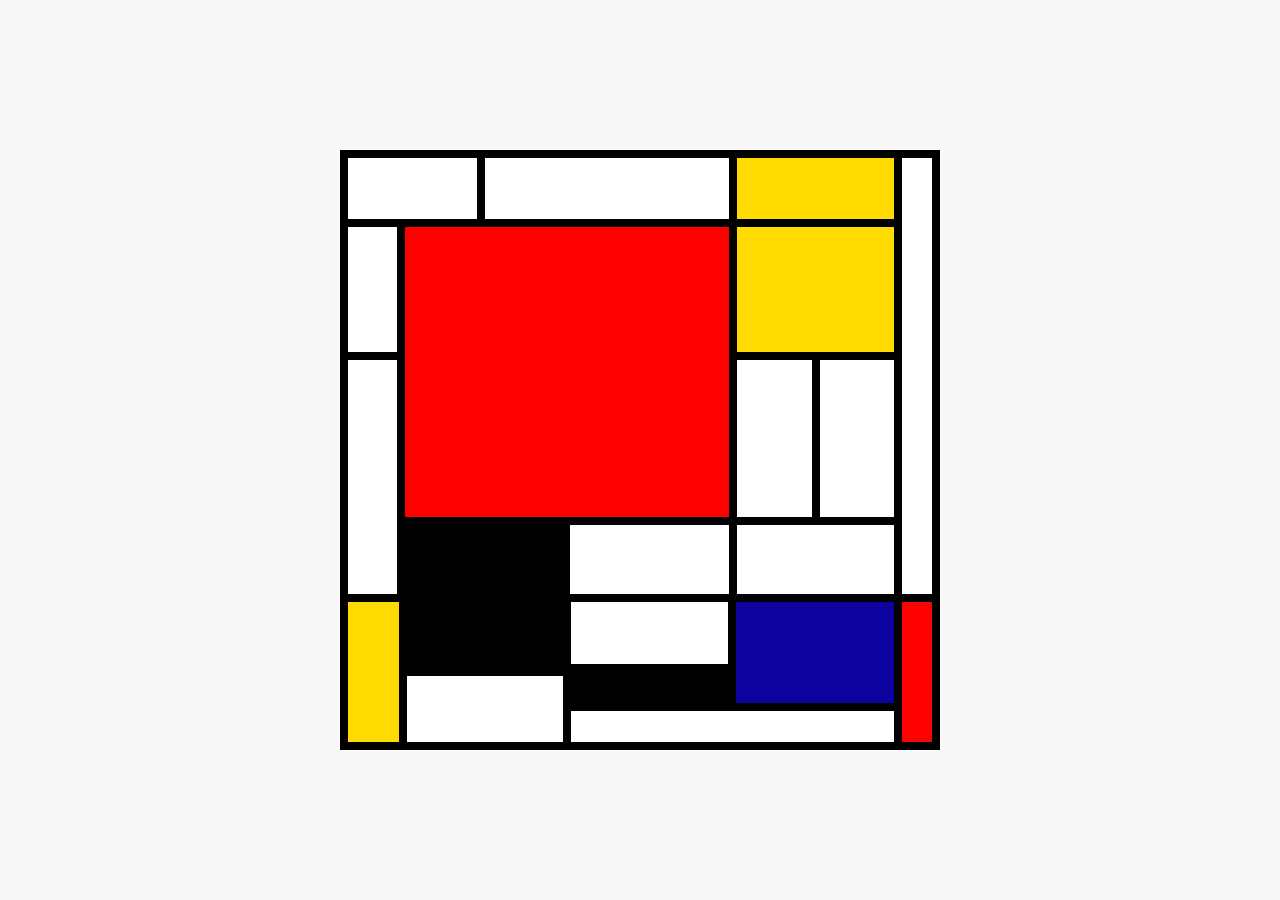
<file: matiushev/index.html>
<!doctype html>
<html lang="uk">
  <head>
    <meta charset="UTF-8">
    <meta name="viewport" content="width=device-width, initial-scale=1.0">
    <title>Таблиця Мондріана</title>
    <style>
      body {
        margin: 0;
        display: flex;
        justify-content: center;
        align-items: center;
        min-height: 100vh;
        background-color: #f8f8f8;
      }

      .mondrian-table {
        width: 600px;
        height: 600px;
        border: 8px solid black;
        border-collapse: collapse;
        table-layout: fixed;
        background-color: white;
      }

      td {
        border: 8px solid black;
        padding: 0;
      }

      .inner-table {
        width: 100%;
        height: 100%;
        border-collapse: collapse;
        border: none;
      }
      /* В цьому блоці розібратись більш детально */
      .inner-table > tbody > tr:first-child > td,
      .inner-table > tr:first-child > td {
        border-top: none;
      }

      .inner-table > tbody > tr:last-child > td,
      .inner-table > tr:last-child > td {
        border-bottom: none;
      }

      .inner-table > tbody > tr > td:first-child,
      .inner-table > tr > td:first-child {
        border-left: none;
      }

      .inner-table > tbody > tr > td:last-child,
      .inner-table > tr > td:last-child {
        border-right: none;
      }

      /* Кольори */
      .red {
        background-color: #ff0000;
      }
      .yellow {
        background-color: #ffdb00;
      }
      .blue {
        background-color: #0d029d;
      }
      .black {
        background-color: #000000;
      }
    </style>
  </head>
  <body>
    <table class="mondrian-table">
      <!-- first section -->
      <tr>
        <td>
          <!--Перший суміжний блок(верхній блок)-->
          <table class="inner-table">
            <tr>
              <td style="width: 70.5%">
                <!--Таблиця в першому рядку-->
                <table class="inner-table">
                  <tr style="height: 15%">
                    <td>
                      <table class="inner-table">
                        <tr>
                          <td style="width: 35%"></td>
                          <td></td>
                        </tr>
                      </table>
                    </td>
                  </tr>
                  <tr>
                    <td>
                      <table class="inner-table">
                        <tr>
                          <td style="width: 14%">
                            <table class="inner-table">
                              <tr>
                                <td style="height: 35%"></td>
                              </tr>
                              <tr>
                                <td></td>
                              </tr>
                            </table>
                          </td>
                          <td>
                            <table class="inner-table">
                              <tr>
                                <td style="height: 80%" class="red"></td>
                              </tr>
                              <tr>
                                <td>
                                  <table class="inner-table">
                                    <tr>
                                      <td
                                        class="black"
                                        style="width: 49.5%"
                                      ></td>
                                      <td></td>
                                    </tr>
                                  </table>
                                </td>
                              </tr>
                            </table>
                          </td>
                        </tr>
                      </table>
                    </td>
                  </tr>
                </table>
              </td>
              <td>
                <!--Таблиця в другому рядку-->
                <table class="inner-table">
                  <tr style="height: 15%">
                    <td class="yellow"></td>
                  </tr>
                  <tr>
                    <td>
                      <!--Ще таблиця правий центр-->
                      <table class="inner-table">
                        <tr style="height: 35%">
                          <td class="yellow"></td>
                        </tr>
                        <tr style="height: 45%">
                          <td>
                            <table class="inner-table">
                              <tr>
                                <td></td>
                                <td></td>
                              </tr>
                            </table>
                          </td>
                        </tr>
                        <tr>
                          <td></td>
                        </tr>
                      </table>
                    </td>
                  </tr>
                </table>
              </td>
            </tr>
          </table>
        </td>
        <td style="width: 5%"></td>
      </tr>
      <!-- second section -->
      <tr style="height: 25%">
        <td>
          <!-- first part second section -->
          <table class="inner-table">
            <tr>
              <td class="yellow" style="width: 10%"></td>
              <!-- first group -->
              <td style="width: 30%">
                <table class="inner-table">
                  <tr class="black">
                    <td></td>
                  </tr>
                  <tr>
                    <td></td>
                  </tr>
                </table>
              </td>
              <!-- second group-->
              <td>
                <table class="inner-table">
                  <tr>
                    <td>
                      <table class="inner-table">
                        <tr style="height: 65%">
                          <td></td>
                        </tr>
                        <tr class="black">
                          <td></td>
                        </tr>
                      </table>
                    </td>
                    <td class="blue"></td>
                  </tr>
                  <tr>
                    <td colspan="2"></td>
                  </tr>
                </table>
              </td>
            </tr>
          </table>
        </td>
        <td class="red" style="width: 5%"></td>
      </tr>
    </table>
  </body>
</html>
</file>
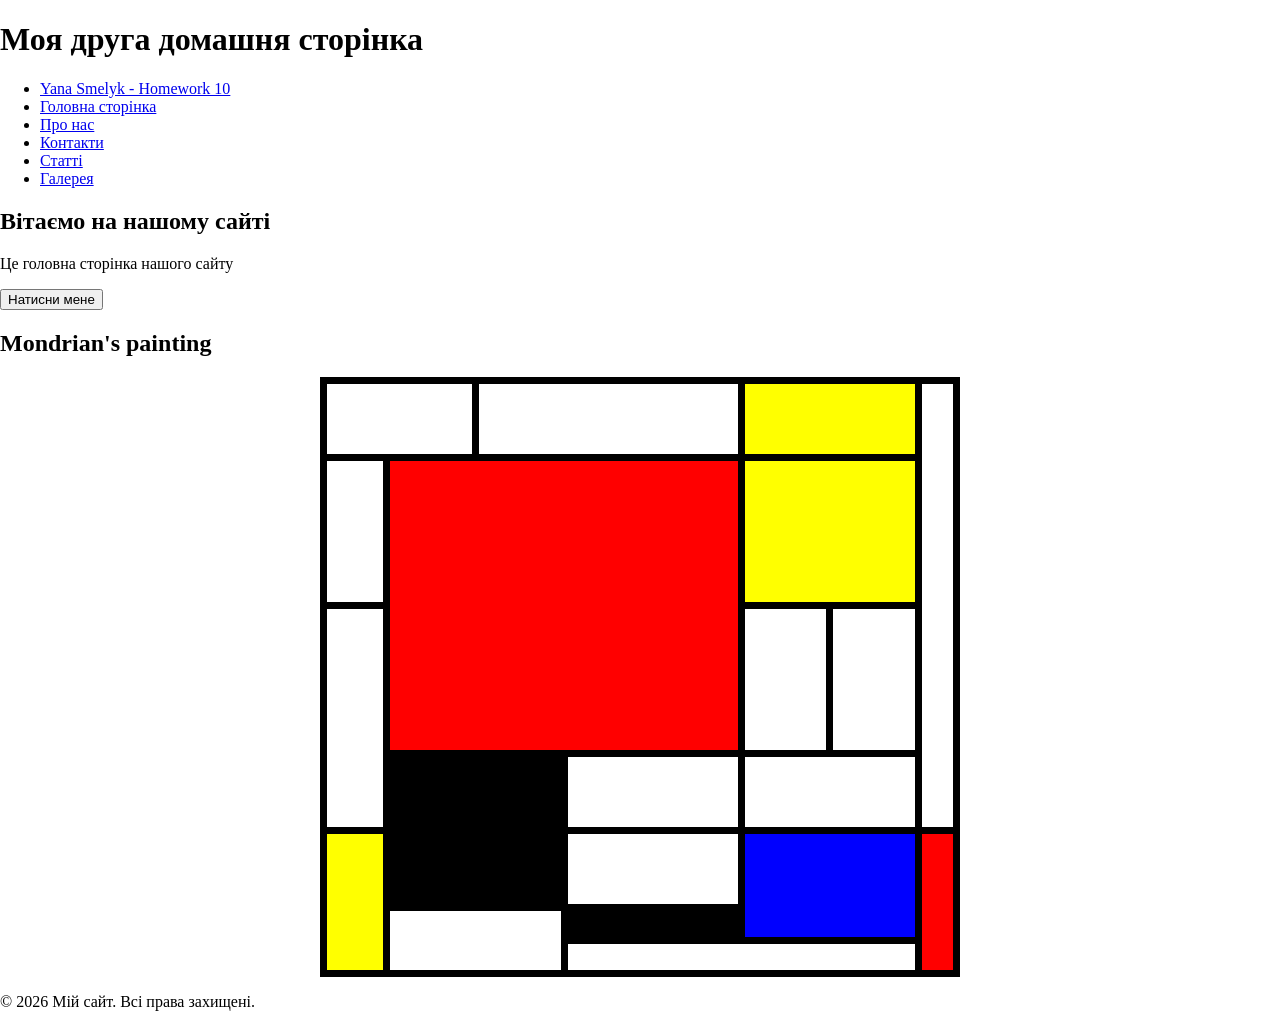
<file: Zavialov/index.html>
<!doctype html>
<html lang="en">
  <head>
    <meta charset="UTF-8" />
    <meta name="viewport" content="width=device-width, initial-scale=1.0" />
    <link rel="stylesheet" href="style.css" />
    <title>Головна сторінка</title>
  </head>

  <body>
    <!-- Меню навігації -->
    <h1>Моя друга домашня сторінка</h1>
    <nav>
      <ul>
        <li><a href="./smelyk/hw10/index.html" id="yana_smelyk">Yana Smelyk - Homework 10</a></li>
        <li><a href="#index-2.html" id="index-2.html">Головна сторінка</a></li>
        <li><a href="#about.html" id="about.html">Про нас</a></li>
        <li><a href="#contacts.html" id="contacts.html">Контакти</a></li>
        <li><a href="#articles.html" id="articles.html">Статті</a></li>
        <li><a href="#gallery.html" id="gallery.html">Галерея</a></li>
      </ul>
    </nav>

    <div>
      <h2>Вітаємо на нашому сайті</h2>
      <p>Це головна сторінка нашого сайту</p>
      <button type="button" onclick="alert('Привіт!')">Натисни мене</button>
    </div>
    <div>
      <h2>Mondrian's painting</h2>
      <div class="table_container">
        <table>
          <tr class="height_13">
            <td colspan="2"></td>
            <td colspan="2" class="width_45"></td>
            <td colspan="2" class="yellow width_28"></td>
            <td rowspan="4" class="width_5"></td>
          </tr>
          <tr class="height_25">
            <td class="width_10"></td>
            <td colspan="3" rowspan="2" class="red width_50"></td>
            <td colspan="2" class="yellow width_28"></td>
          </tr>
          <tr class="height_25">
            <td rowspan="2" class="width_10"></td>
            <td></td>
            <td></td>
          </tr>
          <tr class="height_13">
            <td colspan="2" rowspan="2" class="black width_28"></td>
            <td></td>
            <td colspan="2"></td>
          </tr>
          <tr class="height_13">
            <td rowspan="3" class="yellow width_10"></td>
            <td></td>
            <td colspan="2" rowspan="2" class="blue width_28"></td>
            <td rowspan="3" class="red width_5"></td>
          </tr>
          <tr>
            <td colspan="2" rowspan="2"></td>
            <td class="black width_28"></td>
          </tr>
          <tr>
            <td colspan="3"></td>
          </tr>
        </table>
      </div>
    </div>
    <footer>
      <p>&copy; 2026 Мій сайт. Всі права захищені.</p>
    </footer>
  </body>
</html>
</file>
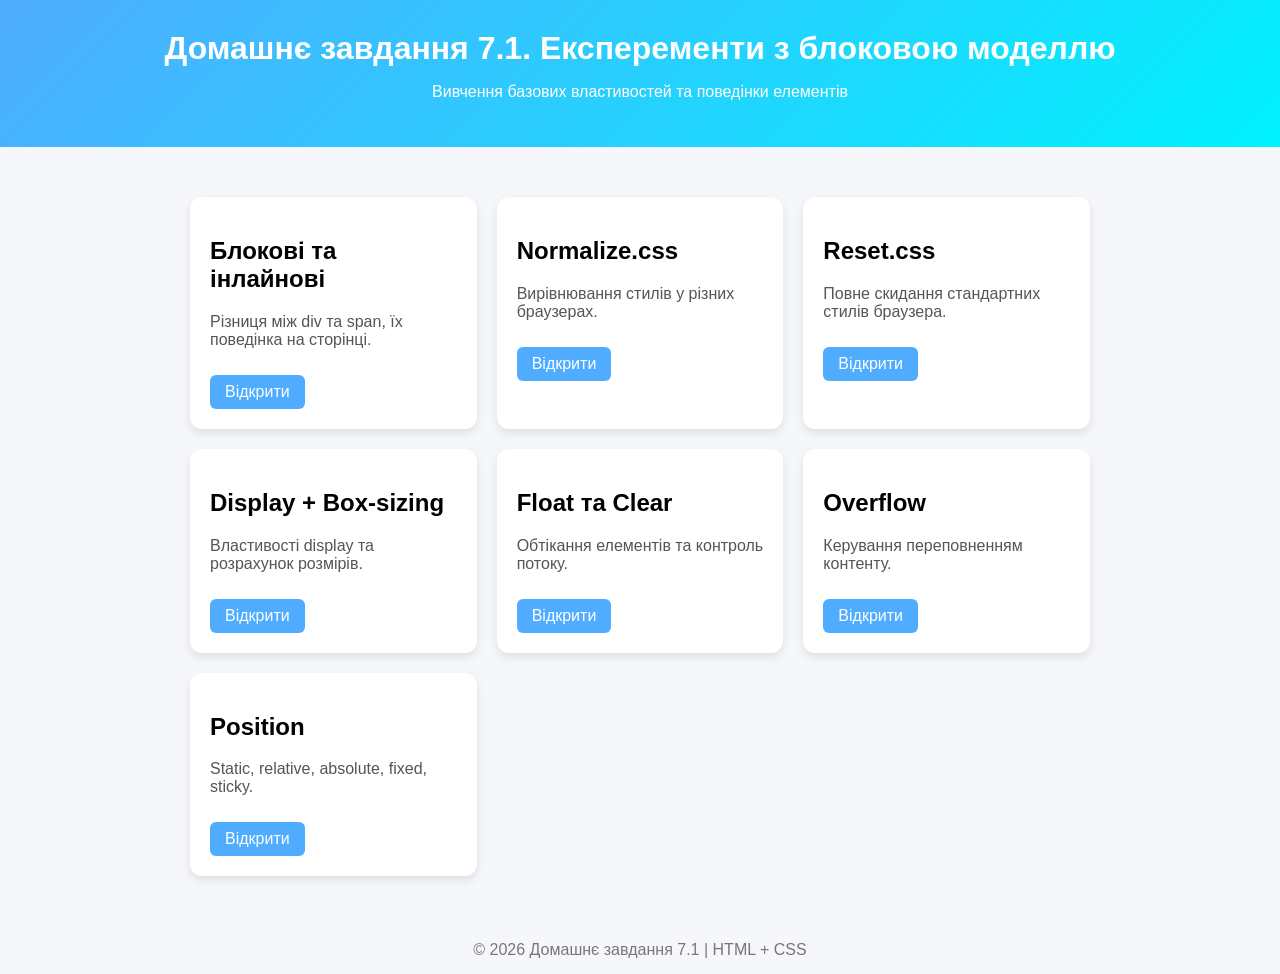
<file: matiushev/matiushev_homework_7/index.html>
<!doctype html>
<html lang="uk">
  <head>
    <meta charset="UTF-8">
    <meta name="viewport" content="width=device-width, initial-scale=1.0">
    <title>Експеременти з блоковою моделлю</title>

    <style>
      body {
        margin: 0;
        font-family: Arial, sans-serif;
        background: #f5f7fa;
      }

      header {
        background: linear-gradient(135deg, #4facfe, #00f2fe);
        color: white;
        padding: 30px;
        text-align: center;
      }

      header h1 {
        margin: 0;
      }

      .container {
        max-width: 900px;
        margin: 30px auto;
        padding: 20px;
      }

      .grid {
        display: grid;
        grid-template-columns: repeat(auto-fit, minmax(250px, 1fr));
        gap: 20px;
      }

      .card {
        background: white;
        padding: 20px;
        border-radius: 12px;
        box-shadow: 0 4px 10px rgba(0, 0, 0, 0.1);
        transition: 0.3s;
      }

      .card:hover {
        transform: translateY(-5px);
      }

      .card h3 {
        margin-top: 0;
      }

      .card p {
        color: #555;
      }

      .card a {
        display: inline-block;
        margin-top: 10px;
        padding: 8px 15px;
        background: #4facfe;
        color: white;
        text-decoration: none;
        border-radius: 6px;
      }

      .card a:hover {
        background: #00c6ff;
      }

      footer {
        text-align: center;
        padding: 15px;
        color: #777;
      }
    </style>
  </head>
  <body>
    <header>
      <h1>Домашнє завдання 7.1. Експеременти з блоковою моделлю</h1>
      <p>Вивчення базових властивостей та поведінки елементів</p>
    </header>

    <div class="container">
      <div class="grid">
        <div class="card">
          <h2>Блокові та інлайнові</h2>
          <p>Різниця між div та span, їх поведінка на сторінці.</p>
          <a href="./pages/blocks.html">Відкрити</a>
        </div>

        <div class="card">
          <h2>Normalize.css</h2>
          <p>Вирівнювання стилів у різних браузерах.</p>
          <a href="./pages/normalize.html">Відкрити</a>
        </div>

        <div class="card">
          <h2>Reset.css</h2>
          <p>Повне скидання стандартних стилів браузера.</p>
          <a href="./pages/reset.html">Відкрити</a>
        </div>

        <div class="card">
          <h2>Display + Box-sizing</h2>
          <p>Властивості display та розрахунок розмірів.</p>
          <a href="./pages/display.html">Відкрити</a>
        </div>

        <div class="card">
          <h2>Float та Clear</h2>
          <p>Обтікання елементів та контроль потоку.</p>
          <a href="./pages/float.html">Відкрити</a>
        </div>

        <div class="card">
          <h2>Overflow</h2>
          <p>Керування переповненням контенту.</p>
          <a href="./pages/overflow.html">Відкрити</a>
        </div>

        <div class="card">
          <h2>Position</h2>
          <p>Static, relative, absolute, fixed, sticky.</p>
          <a href="./pages/position.html">Відкрити</a>
        </div>
      </div>
    </div>

    <footer>© 2026 Домашнє завдання 7.1 | HTML + CSS</footer>
  </body>
</html>
</file>
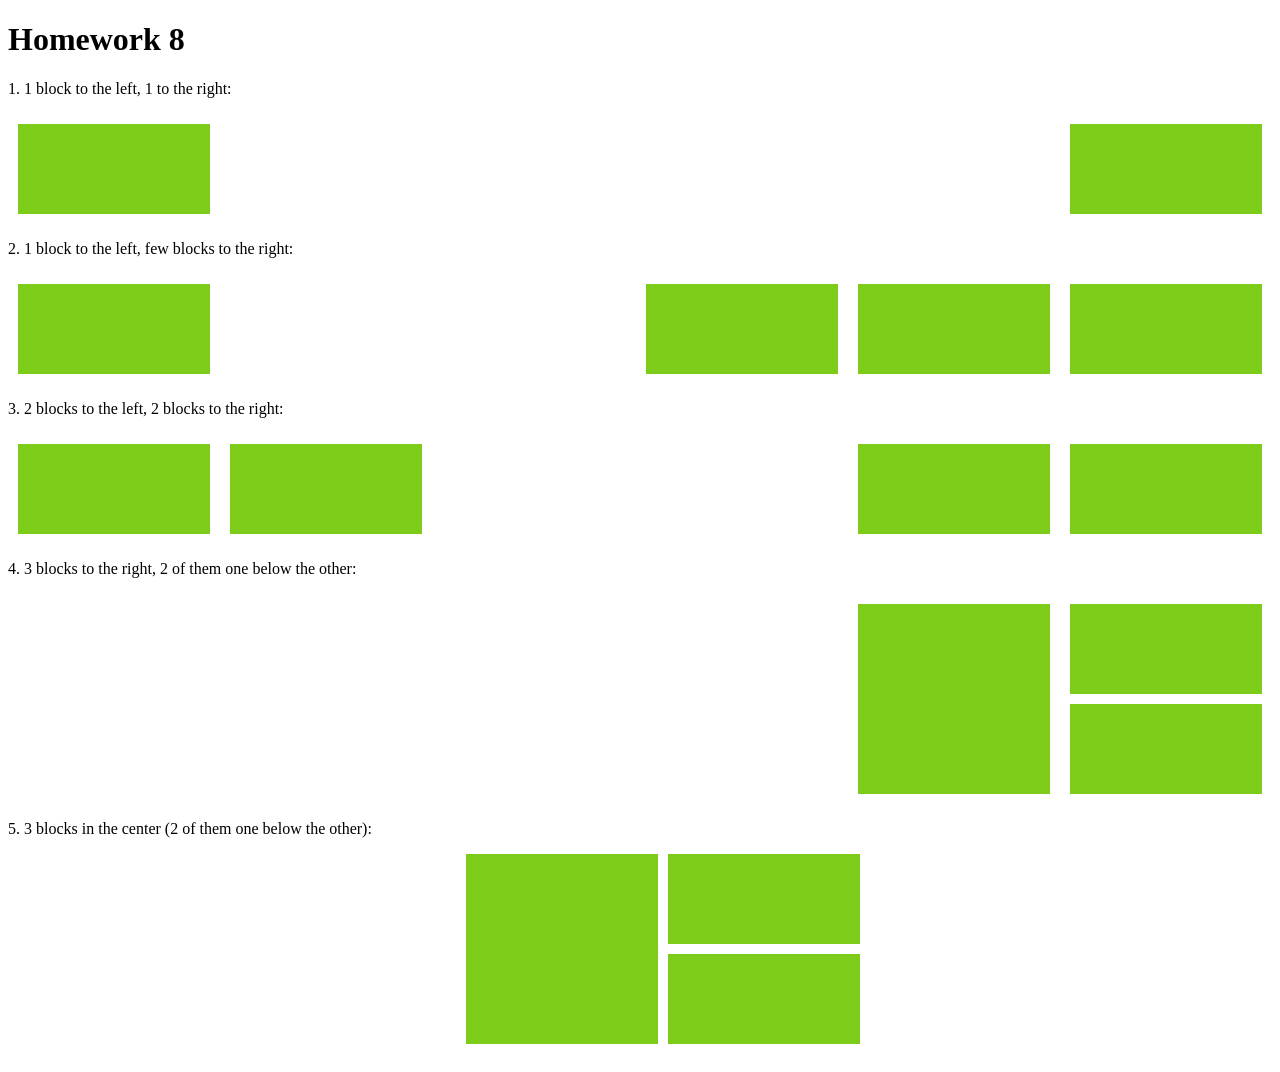
<file: smelyk/hw8/index.html>
<!doctype html>
<html lang="en">
  <head>
    <meta charset="UTF-8" />
    <meta name="viewport" content="width=device-width, initial-scale=1.0" />
    <link rel="stylesheet" href="style.css" />
    <title>Home work 8</title>
  </head>

  <body>
    <h1>Homework 8</h1>

    <div class="container">
      <p>1. 1 block to the left, 1 to the right:</p>
      <div class="container_div left"></div>
      <div class="container_div right"></div>
    </div>

    <div class="container">
      <p>2. 1 block to the left, few blocks to the right:</p>
      <div class="container_div left"></div>
      <div class="container_div right"></div>
      <div class="container_div right"></div>
      <div class="container_div right"></div>
    </div>

    <div class="container">
      <p>3. 2 blocks to the left, 2 blocks to the right:</p>
      <div class="container_div left"></div>
      <div class="container_div left"></div>
      <div class="container_div right"></div>
      <div class="container_div right"></div>
    </div>

    <div class="container">
      <p>4. 3 blocks to the right, 2 of them one below the other:</p>
      <div class="right">
        <div class="container_div"></div>
        <div class="container_div"></div>
      </div>
      <div class="container_div right big"></div>
    </div>

    <div class="container">
      <p>5. 3 blocks in the center (2 of them one below the other):</p>
      <div class="center fit-content">
        <div class="right">
          <div class="container_div margin-top"></div>
          <div class="container_div"></div>
        </div>
        <div class="container_div big"></div>
      </div>
    </div>
  </body>
</html>
</file>
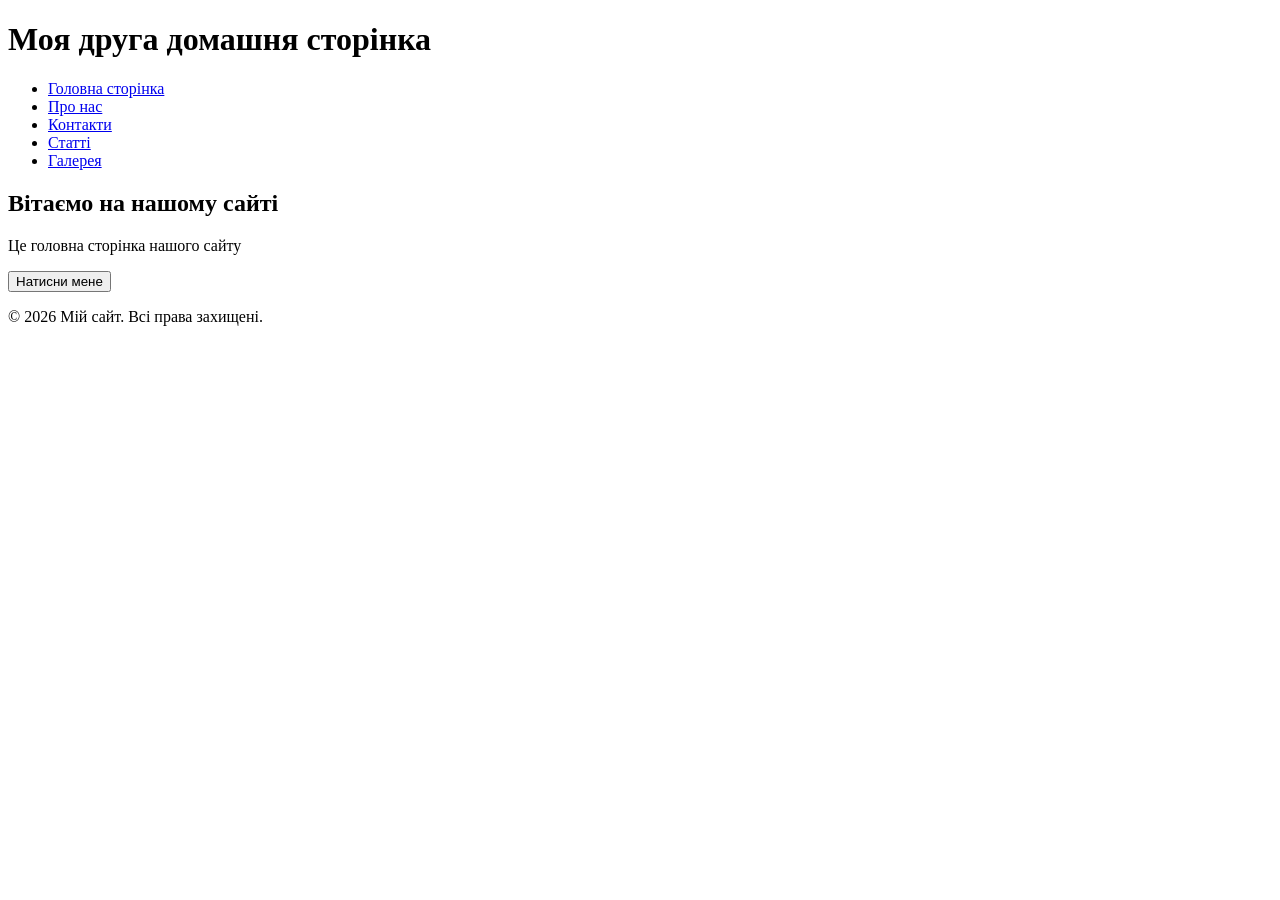
<file: html/index-2.html>
<!DOCTYPE html>
<html lang="en">

<head>
    <meta charset="UTF-8">
    <meta name="viewport" content="width=device-width, initial-scale=1.0">
    <title>Головна сторінка</title>
</head>

<body>
    <!-- Меню навігації -->
    <h1>Моя друга домашня сторінка</h1>
    <nav>
        <ul>
            <li><a href="#index-2.html" id="index-2.html">Головна сторінка</a></li>
            <li><a href="#about.html" id="about.html">Про нас</a></li>
            <li><a href="#contacts.html" id="contacts.html">Контакти</a></li>
            <li><a href="#articles.html" id="articles.html">Статті</a></li>
            <li><a href="#gallery.html" id="gallery.html">Галерея</a></li>
        </ul>
    </nav>
</body>
<div>
    <h2>Вітаємо на нашому сайті</h2>
    <p>Це головна сторінка нашого сайту</p>
    <button type="button" onclick="alert('Привіт!')">Натисни мене</button>
</div>
<footer>
    <p>&copy; 2026 Мій сайт. Всі права захищені.</p>
</footer>

</body>

</html>
</file>
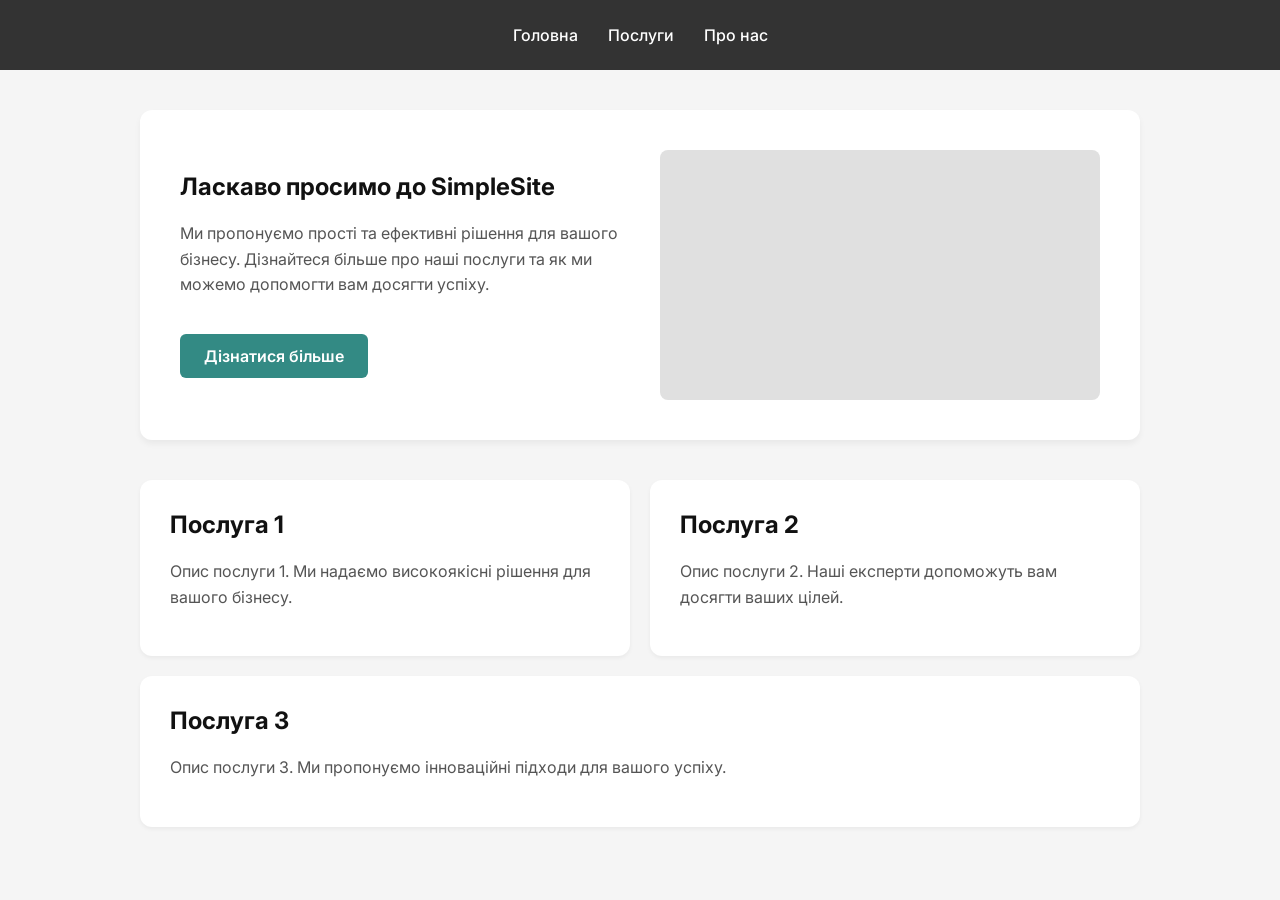
<file: kliein.i/simplesite-10.html>
<!DOCTYPE html>
<html lang="uk">
<head>
    <meta charset="UTF-8">
    <meta name="viewport" content="width=device-width, initial-scale=1.0">
    <title>Simple Site</title>
    <link href="https://fonts.googleapis.com/css2?family=Inter:wght@400;600;700&display=swap" rel="stylesheet">
    <style>
        :root {
            --primary: #338a84;
            --dark: #333;
            --light-bg: #f5f5f5;
            --white: #ffffff;
        }

        body {
            font-family: 'Inter', sans-serif;
            margin: 0;
            padding: 0;
            background-color: var(--light-bg);
            color: var(--dark);
        }

        /* --- Header & Nav --- */
        header {
            background-color: var(--dark);
            color: var(--white);
            height: 70px;
            display: flex;
            align-items: center; /* Центровка по вертикали */
            justify-content: center; /* Центровка по горизонтали */
            padding: 0 20px;
        }

        .menu {
            list-style-type: none;
            padding: 0;
            margin: 0;
            display: flex;
            gap: 30px;
        }

        .menu a {
            color: var(--white);
            text-decoration: none;
            font-weight: 500;
            transition: 0.3s;
        }

        .menu a:hover { color: var(--primary); }

        /* --- Main Layout --- */
        .container {
            max-width: 1000px;
            margin: 40px auto;
            padding: 0 20px;
        }

        /* --- Hero Section (Flexbox) --- */
        .hero {
            display: flex;
            align-items: center; /* Выравнивание текста и картинки по центру */
            gap: 40px;
            background: var(--white);
            padding: 40px;
            border-radius: 12px;
            margin-bottom: 40px;
            box-shadow: 0 4px 6px rgba(0,0,0,0.05);
        }

        .hero-text { flex: 1; } /* Занимает 50% */
        
        .hero-img {
            flex: 1;
            height: 250px;
            background: #e0e0e0;
            border-radius: 8px;
            /* Сюда можно вставить картинку через background-image */
        }

        /* --- Features Section (Flexbox Grid) --- */
        .features {
            display: flex;
            gap: 20px;
            flex-wrap: wrap; /* Чтобы карточки переносились на мобилках */
        }

        .card {
            flex: 1; /* Все карточки одной ширины */
            min-width: 280px;
            background: var(--white);
            padding: 30px;
            border-radius: 12px;
            box-shadow: 0 2px 4px rgba(0,0,0,0.05);
            transition: transform 0.3s;
        }

        .card:hover { transform: translateY(-5px); }

        /* --- UI Elements --- */
        .btn {
            display: inline-block;
            padding: 12px 24px;
            background-color: var(--primary);
            color: var(--white);
            text-decoration: none;
            border-radius: 6px;
            font-weight: 600;
            margin-top: 20px;
        }

        h1, h2 { color: #111; margin-top: 0; }
        p { line-height: 1.6; color: #555; }

        /* Адаптивность */
        @media (max-width: 768px) {
            .hero { flex-direction: column; text-align: center; }
        }
    </style>
</head>
<body>

    <header>
        <nav>
            <ul class="menu">
                <li><a href="#">Головна</a></li>
                <li><a href="#">Послуги</a></li>
                <li><a href="#">Про нас</a></li>
            </ul>
        </nav>
    </header>

    <div class="container">
        <section class="hero">
            <div class="hero-text">
                <h1>Ласкаво просимо до SimpleSite</h1>
                <p>Ми пропонуємо прості та ефективні рішення для вашого бізнесу. Дізнайтеся більше про наші послуги та як ми можемо допомогти вам досягти успіху.</p>
                <a href="#" class="btn">Дізнатися більше</a>
            </div>
            <div class="hero-img"></div>
        </section>

        <section class="features">
            <div class="card">
                <h2>Послуга 1</h2>
                <p>Опис послуги 1. Ми надаємо високоякісні рішення для вашого бізнесу.</p>
            </div>
            <div class="card">
                <h2>Послуга 2</h2>
                <p>Опис послуги 2. Наші експерти допоможуть вам досягти ваших цілей.</p>
            </div>
            <div class="card">
                <h2>Послуга 3</h2>
                <p>Опис послуги 3. Ми пропонуємо інноваційні підходи для вашого успіху.</p>
            </div>
        </section>
    </div>

</body>
</html>
</file>
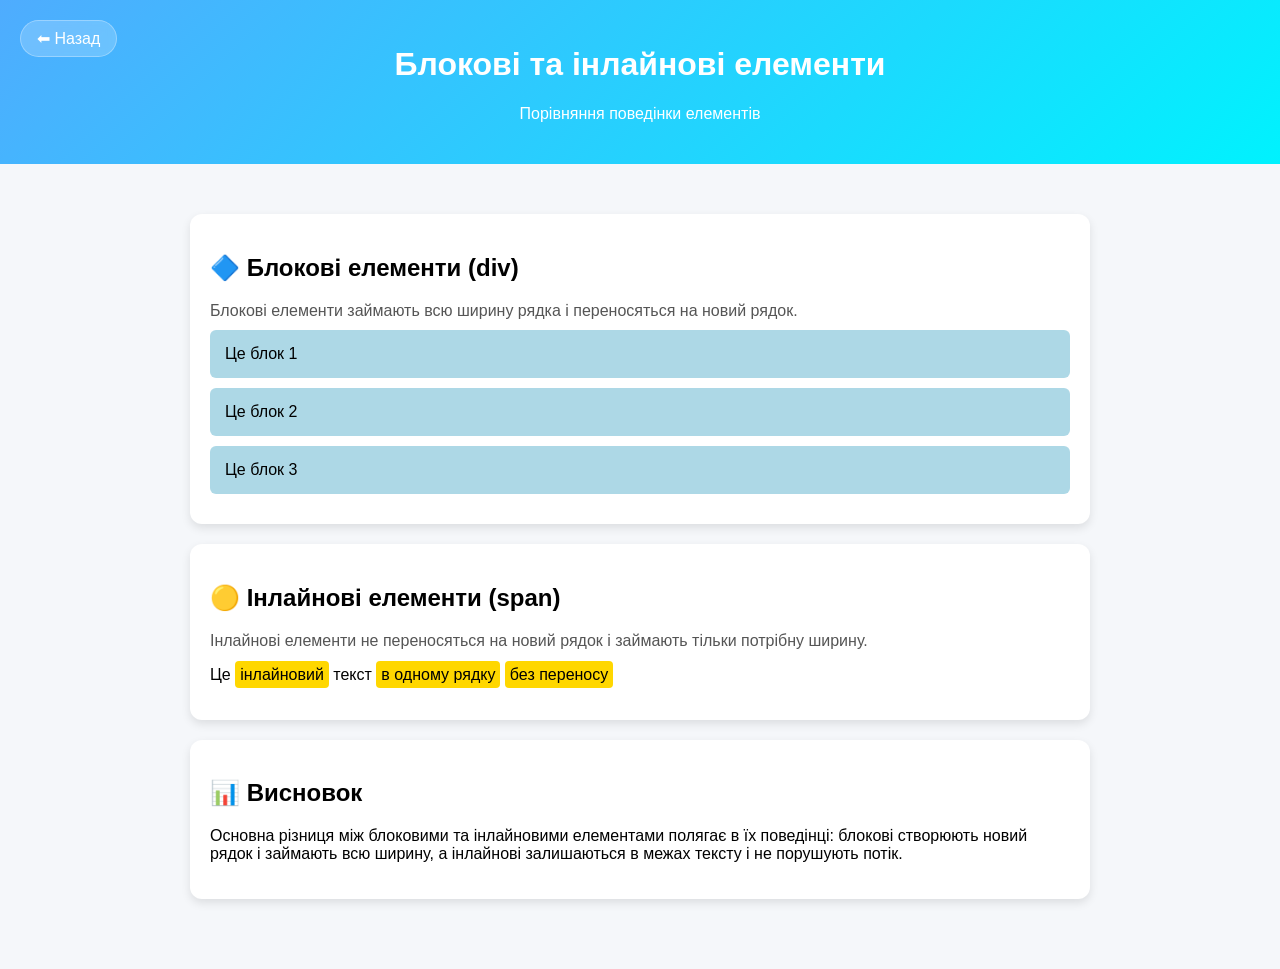
<file: matiushev/matiushev_homework_7/pages/blocks.html>
<!doctype html>
<html lang="uk">
  <head>
    <meta charset="UTF-8">
    <meta name="viewport" content="width=device-width, initial-scale=1.0">
    <title>Блокові та інлайнові</title>

    <style>
      :root {
        --primary: #667eea;
        --secondary: black;
      }

      body {
        margin: 0;
        font-family: Arial, sans-serif;
        background: #f5f7fa;
      }

      header {
        background: linear-gradient(135deg, #4facfe, #00f2fe);
        color: white;
        padding: 25px;
        text-align: center;
        position: relative;
      }

      .back-btn {
        position: absolute;
        left: 20px;
        top: 20px;
        text-decoration: none;
        background: rgba(255, 255, 255, 0.2);
        color: white;
        padding: 8px 16px;
        border-radius: 20px;
        backdrop-filter: blur(5px);
        transition: 0.3s;
        border: 1px solid rgba(255, 255, 255, 0.3);
      }

      .back-btn:hover {
        background: white;
        color: var(--secondary);
      }

      .container {
        max-width: 900px;
        margin: 30px auto;
        padding: 20px;
      }

      .card {
        background: white;
        padding: 20px;
        margin-bottom: 20px;
        border-radius: 12px;
        box-shadow: 0 4px 10px rgba(0, 0, 0, 0.1);
      }

      .block-demo div {
        background: lightblue;
        margin: 10px 0;
        padding: 15px;
        border-radius: 6px;
      }

      .inline-demo span {
        background: gold;
        padding: 5px;
        border-radius: 4px;
      }

      .info {
        color: #555;
        margin-bottom: 10px;
      }
    </style>
  </head>
  <body>
    <header>
      <a href="../index.html" class="back-btn">⬅ Назад</a>
      <h1>Блокові та інлайнові елементи</h1>
      <p>Порівняння поведінки елементів</p>
    </header>

    <div class="container">
      <div class="card">
        <h2>🔷 Блокові елементи (div)</h2>
        <p class="info">
          Блокові елементи займають всю ширину рядка і переносяться на новий
          рядок.
        </p>

        <div class="block-demo">
          <div>Це блок 1</div>
          <div>Це блок 2</div>
          <div>Це блок 3</div>
        </div>
      </div>

      <div class="card">
        <h2>🟡 Інлайнові елементи (span)</h2>
        <p class="info">
          Інлайнові елементи не переносяться на новий рядок і займають тільки
          потрібну ширину.
        </p>

        <p class="inline-demo">
          Це <span>інлайновий</span> текст
          <span>в одному рядку</span>
          <span>без переносу</span>
        </p>
      </div>

      <div class="card">
        <h2>📊 Висновок</h2>
        <p>
          Основна різниця між блоковими та інлайновими елементами полягає в їх
          поведінці: блокові створюють новий рядок і займають всю ширину, а
          інлайнові залишаються в межах тексту і не порушують потік.
        </p>
      </div>
    </div>
  </body>
</html>
</file>
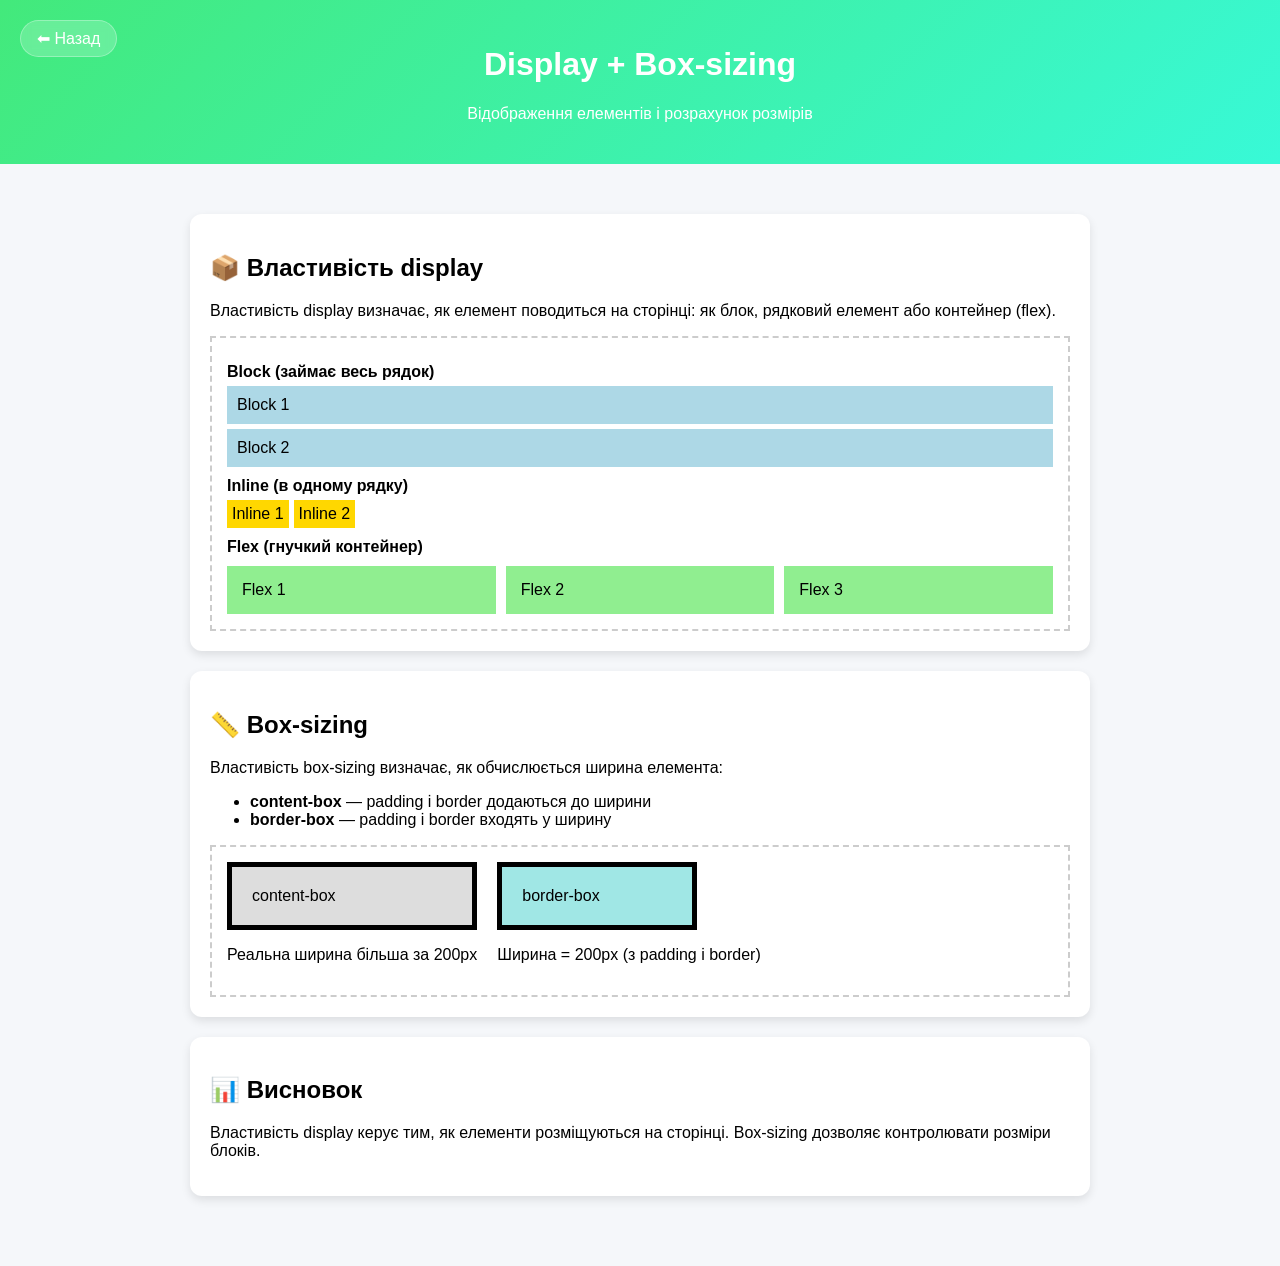
<file: matiushev/matiushev_homework_7/pages/display.html>
<!doctype html>
<html lang="uk">
  <head>
    <meta charset="UTF-8">
    <meta name="viewport" content="width=device-width, initial-scale=1.0">
    <title>Display + Box-sizing</title>

    <style>
      :root {
        --primary: #667eea;
        --secondary: black;
      }

      body {
        margin: 0;
        font-family: Arial, sans-serif;
        background: #f5f7fa;
      }

      header {
        background: linear-gradient(135deg, #43e97b, #38f9d7);
        color: white;
        padding: 25px;
        text-align: center;
        position: relative;
      }

      .back-btn {
        position: absolute;
        left: 20px;
        top: 20px;
        text-decoration: none;
        background: rgba(255, 255, 255, 0.2);
        color: white;
        padding: 8px 16px;
        border-radius: 20px;
        backdrop-filter: blur(5px);
        transition: 0.3s;
        border: 1px solid rgba(255, 255, 255, 0.3);
      }

      .back-btn:hover {
        background: white;
        color: var(--secondary);
      }

      .container {
        max-width: 900px;
        margin: 30px auto;
        padding: 20px;
      }

      .card {
        background: white;
        padding: 20px;
        margin-bottom: 20px;
        border-radius: 12px;
        box-shadow: 0 4px 10px rgba(0, 0, 0, 0.1);
      }

      .demo {
        border: 2px dashed #ccc;
        padding: 15px;
        margin-top: 10px;
      }

      /* Display demo */
      .block {
        display: block;
        background: lightblue;
        margin: 5px 0;
        padding: 10px;
      }

      /* ✅ ВИПРАВЛЕННЯ INLINE */
      .inline-demo {
        display: flex;
        gap: 5px;
        margin-top: 5px;
      }

      .inline {
        background: gold;
        padding: 5px;
      }

      .flex {
        display: flex;
        gap: 10px;
        margin-top: 10px;
      }

      .flex div {
        background: lightgreen;
        padding: 15px;
        flex: 1;
      }

      /* Box-sizing demo */
      .box-container {
        display: flex;
        gap: 20px;
        flex-wrap: wrap;
      }

      .box {
        width: 200px;
        padding: 20px;
        border: 5px solid black;
        background: #ddd;
      }

      .content-box {
        box-sizing: content-box;
      }

      .border-box {
        box-sizing: border-box;
        background: #a0e7e5;
      }

      .label {
        font-weight: bold;
        margin-top: 10px;
      }
    </style>
  </head>

  <body>
    <header>
      <a href="../index.html" class="back-btn">⬅ Назад</a>
      <h1>Display + Box-sizing</h1>
      <p>Відображення елементів і розрахунок розмірів</p>
    </header>

    <div class="container">
      <!-- DISPLAY -->
      <div class="card">
        <h2>📦 Властивість display</h2>
        <p>
          Властивість display визначає, як елемент поводиться на сторінці: як
          блок, рядковий елемент або контейнер (flex).
        </p>

        <div class="demo">
          <div class="label">Block (займає весь рядок)</div>
          <div class="block">Block 1</div>
          <div class="block">Block 2</div>

          <div class="label">Inline (в одному рядку)</div>

          <!-- ✅ БЕЗ ПРОБІЛІВ -->
          <div class="inline-demo">
            <span class="inline">Inline 1</span>
            <span class="inline">Inline 2</span>
          </div>

          <div class="label">Flex (гнучкий контейнер)</div>
          <div class="flex">
            <div>Flex 1</div>
            <div>Flex 2</div>
            <div>Flex 3</div>
          </div>
        </div>
      </div>

      <!-- BOX SIZING -->
      <div class="card">
        <h2>📏 Box-sizing</h2>
        <p>Властивість box-sizing визначає, як обчислюється ширина елемента:</p>

        <ul>
          <li><b>content-box</b> — padding і border додаються до ширини</li>
          <li><b>border-box</b> — padding і border входять у ширину</li>
        </ul>

        <div class="demo">
          <div class="box-container">
            <div>
              <div class="box content-box">content-box</div>
              <p>Реальна ширина більша за 200px</p>
            </div>

            <div>
              <div class="box border-box">border-box</div>
              <p>Ширина = 200px (з padding і border)</p>
            </div>
          </div>
        </div>
      </div>

      <!-- ВИСНОВОК -->
      <div class="card">
        <h2>📊 Висновок</h2>
        <p>
          Властивість display керує тим, як елементи розміщуються на сторінці.
          Box-sizing дозволяє контролювати розміри блоків.
        </p>
      </div>
    </div>
  </body>
</html>
</file>
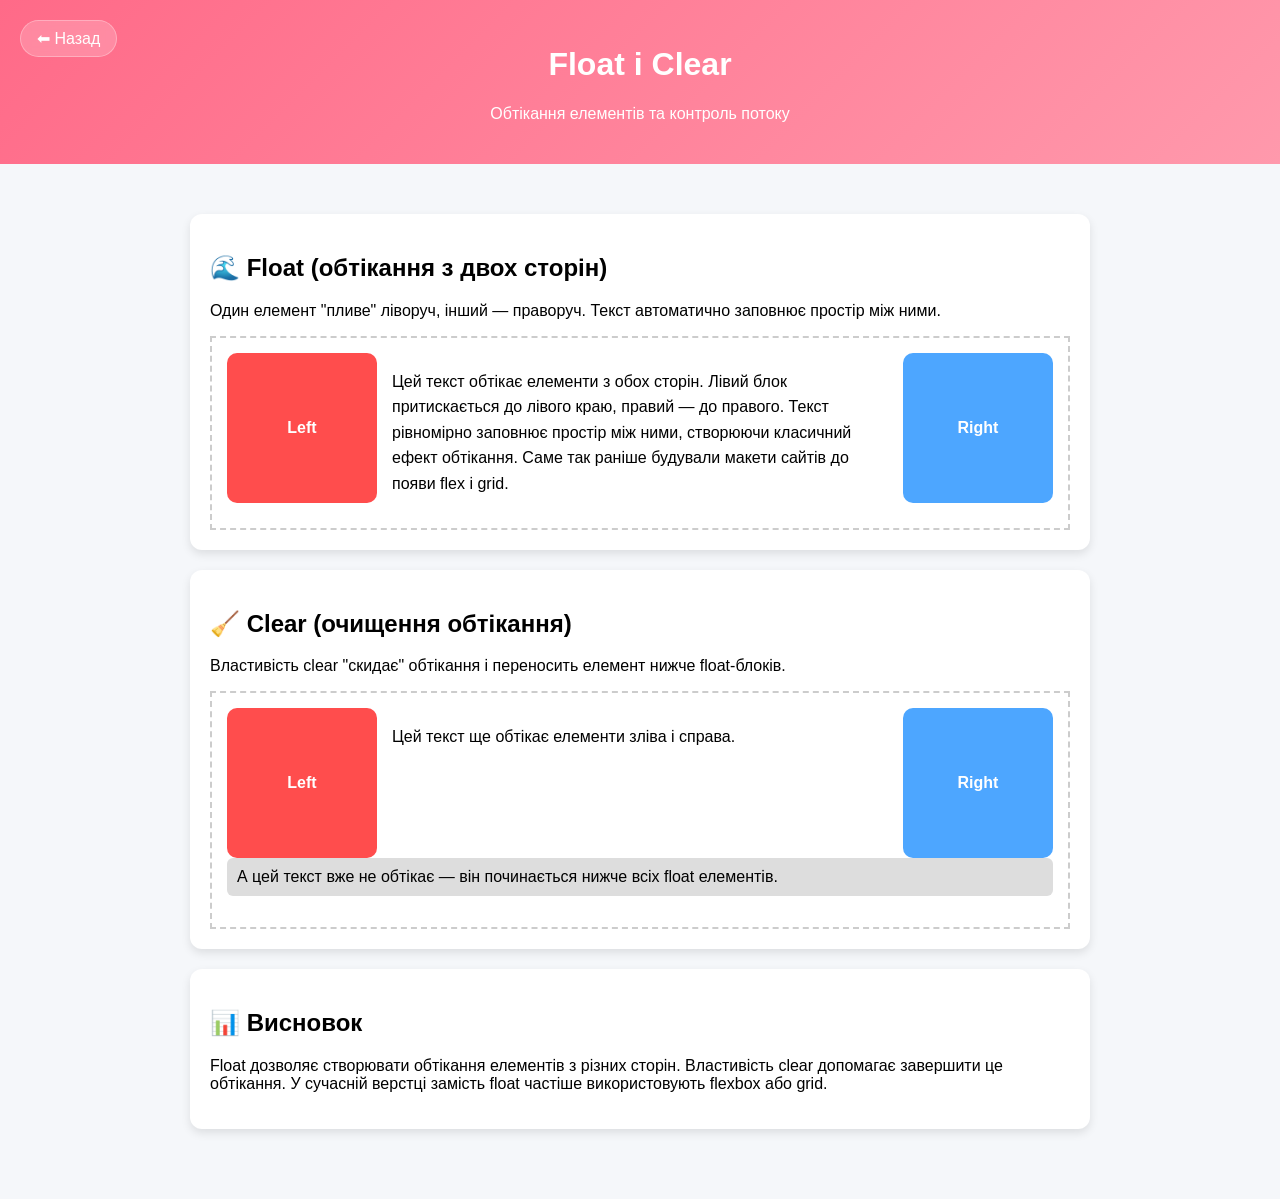
<file: matiushev/matiushev_homework_7/pages/float.html>
<!doctype html>
<html lang="uk">
  <head>
    <meta charset="UTF-8">
    <meta name="viewport" content="width=device-width, initial-scale=1.0">
    <title>Float і Clear</title>

    <style>
      :root {
        --primary: #667eea;
        --secondary: black;
      }

      body {
        margin: 0;
        font-family: Arial, sans-serif;
        background: #f5f7fa;
      }

      header {
        background: linear-gradient(135deg, #ff6a88, #ff99ac);
        color: white;
        padding: 25px;
        text-align: center;
        position: relative;
      }

      .back-btn {
        position: absolute;
        left: 20px;
        top: 20px;
        text-decoration: none;
        background: rgba(255, 255, 255, 0.2);
        color: white;
        padding: 8px 16px;
        border-radius: 20px;
        backdrop-filter: blur(5px);
        transition: 0.3s;
        border: 1px solid rgba(255, 255, 255, 0.3);
      }

      .back-btn:hover {
        background: white;
        color: var(--secondary);
      }

      .container {
        max-width: 900px;
        margin: 30px auto;
        padding: 20px;
      }

      .card {
        background: white;
        padding: 20px;
        margin-bottom: 20px;
        border-radius: 12px;
        box-shadow: 0 4px 10px rgba(0, 0, 0, 0.1);
      }

      .demo {
        border: 2px dashed #ccc;
        padding: 15px;
        margin-top: 10px;
      }

      /* FLOAT BOXES */
      .float-box {
        width: 150px;
        height: 150px;
        border-radius: 10px;
        color: white;
        display: flex;
        align-items: center;
        justify-content: center;
        font-weight: bold;
      }

      .red {
        background: #ff4d4d;
      }

      .blue {
        background: #4da6ff;
      }

      /* ✅ ВАЖЛИВО: різні float */
      .float-left {
        float: left;
        margin-right: 15px;
      }

      .float-right {
        float: right;
        margin-left: 15px;
      }

      .text {
        line-height: 1.6;
      }

      /* CLEAR */
      .clear {
        clear: both;
        background: #ddd;
        padding: 10px;
        margin-top: 15px;
        border-radius: 6px;
      }
    </style>
  </head>
  <body>
    <header>
      <a href="../index.html" class="back-btn">⬅ Назад</a>
      <h1>Float і Clear</h1>
      <p>Обтікання елементів та контроль потоку</p>
    </header>

    <div class="container">
      <!-- FLOAT -->
      <div class="card">
        <h2>🌊 Float (обтікання з двох сторін)</h2>
        <p>
          Один елемент "пливе" ліворуч, інший — праворуч. Текст автоматично
          заповнює простір між ними.
        </p>

        <div class="demo">
          <div class="float-box red float-left">Left</div>
          <div class="float-box blue float-right">Right</div>

          <p class="text">
            Цей текст обтікає елементи з обох сторін. Лівий блок притискається
            до лівого краю, правий — до правого. Текст рівномірно заповнює
            простір між ними, створюючи класичний ефект обтікання. Саме так
            раніше будували макети сайтів до появи flex і grid.
          </p>
        </div>
      </div>

      <!-- CLEAR -->
      <div class="card">
        <h2>🧹 Clear (очищення обтікання)</h2>
        <p>
          Властивість clear "скидає" обтікання і переносить елемент нижче
          float-блоків.
        </p>

        <div class="demo">
          <div class="float-box red float-left">Left</div>
          <div class="float-box blue float-right">Right</div>

          <p class="text">Цей текст ще обтікає елементи зліва і справа.</p>

          <p class="clear">
            А цей текст вже не обтікає — він починається нижче всіх float
            елементів.
          </p>
        </div>
      </div>

      <!-- ВИСНОВОК -->
      <div class="card">
        <h2>📊 Висновок</h2>
        <p>
          Float дозволяє створювати обтікання елементів з різних сторін.
          Властивість clear допомагає завершити це обтікання. У сучасній верстці
          замість float частіше використовують flexbox або grid.
        </p>
      </div>
    </div>
  </body>
</html>
</file>
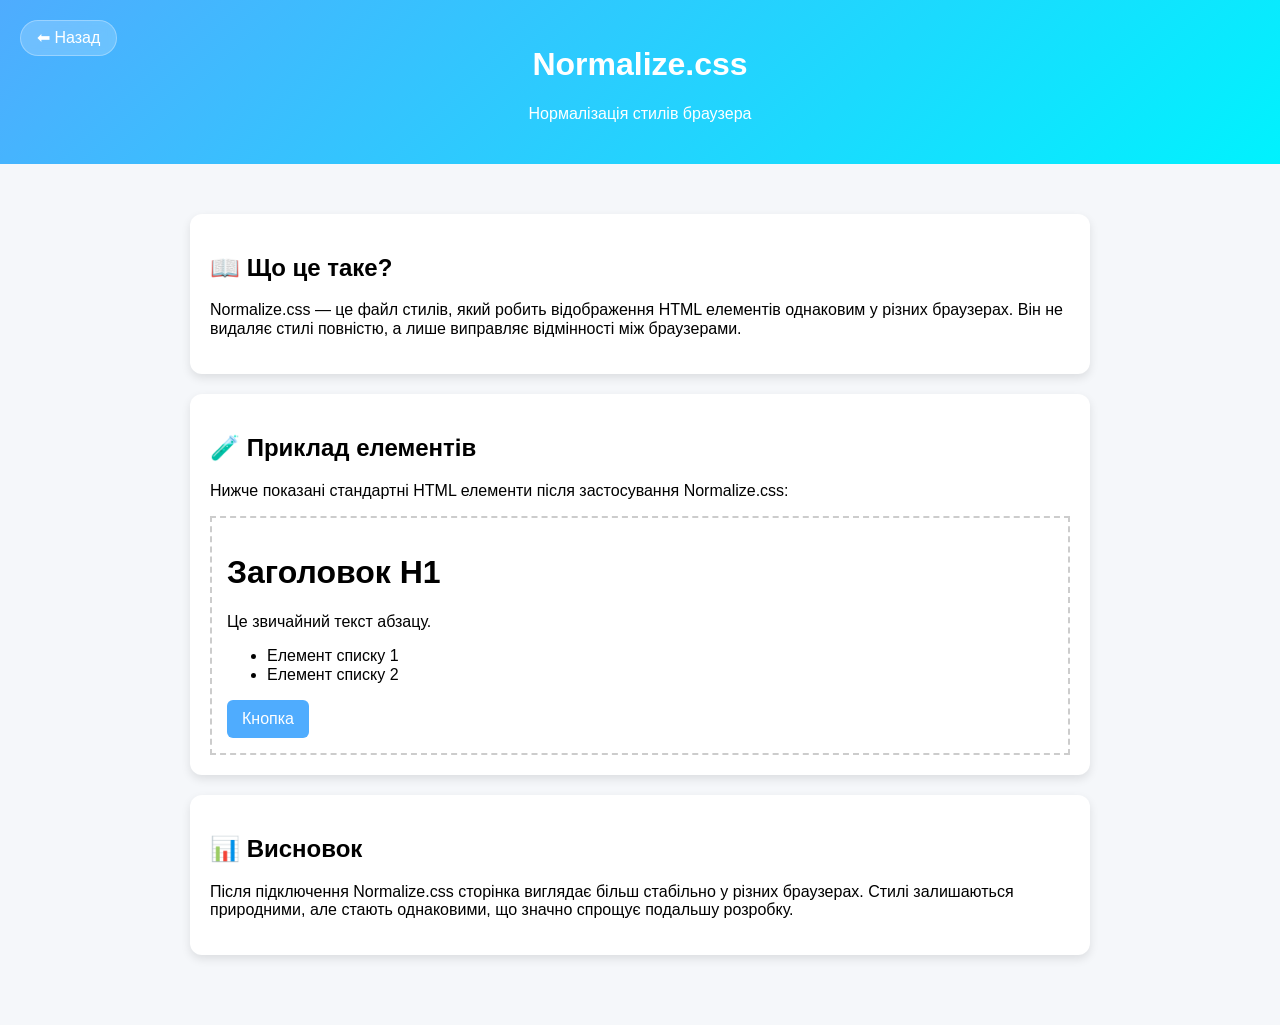
<file: matiushev/matiushev_homework_7/pages/normalize.html>
<!doctype html>
<html lang="uk">
  <head>
    <meta charset="UTF-8">
    <meta name="viewport" content="width=device-width, initial-scale=1.0">
    <title>Normalize.css</title>

    <!-- ПІДКЛЮЧЕННЯ normalize -->
    <link rel="stylesheet" href="../style/normalize.css">

    <style>
      :root {
        --primary: #667eea;
        --secondary: black;
      }

      body {
        font-family: Arial, sans-serif;
        background: #f5f7fa;
      }

      header {
        background: linear-gradient(135deg, #4facfe, #00f2fe);
        color: white;
        padding: 25px;
        text-align: center;
        position: relative;
      }

      .back-btn {
        position: absolute;
        left: 20px;
        top: 20px;
        text-decoration: none;
        background: rgba(255, 255, 255, 0.2);
        color: white;
        padding: 8px 16px;
        border-radius: 20px;
        backdrop-filter: blur(5px);
        transition: 0.3s;
        border: 1px solid rgba(255, 255, 255, 0.3);
      }

      .back-btn:hover {
        background: white;
        color: var(--secondary);
      }

      .container {
        max-width: 900px;
        margin: 30px auto;
        padding: 20px;
      }

      .card {
        background: white;
        padding: 20px;
        margin-bottom: 20px;
        border-radius: 12px;
        box-shadow: 0 4px 10px rgba(0, 0, 0, 0.1);
      }

      .demo {
        border: 2px dashed #ccc;
        padding: 15px;
        margin-top: 10px;
      }

      button {
        padding: 10px 15px;
        background: #4facfe;
        border: none;
        color: white;
        border-radius: 6px;
        cursor: pointer;
      }

      ul {
        margin-top: 10px;
      }
    </style>
  </head>
  <body>
    <header>
      <a href="../index.html" class="back-btn">⬅ Назад</a>
      <h1>Normalize.css</h1>
      <p>Нормалізація стилів браузера</p>
    </header>

    <div class="container">
      <div class="card">
        <h2>📖 Що це таке?</h2>
        <p>
          Normalize.css — це файл стилів, який робить відображення HTML
          елементів однаковим у різних браузерах. Він не видаляє стилі повністю,
          а лише виправляє відмінності між браузерами.
        </p>
      </div>

      <div class="card">
        <h2>🧪 Приклад елементів</h2>
        <p>
          Нижче показані стандартні HTML елементи після застосування
          Normalize.css:
        </p>

        <div class="demo">
          <h1>Заголовок H1</h1>
          <p>Це звичайний текст абзацу.</p>

          <ul>
            <li>Елемент списку 1</li>
            <li>Елемент списку 2</li>
          </ul>

          <button>Кнопка</button>
        </div>
      </div>

      <div class="card">
        <h2>📊 Висновок</h2>
        <p>
          Після підключення Normalize.css сторінка виглядає більш стабільно у
          різних браузерах. Стилі залишаються природними, але стають однаковими,
          що значно спрощує подальшу розробку.
        </p>
      </div>
    </div>
  </body>
</html>
</file>
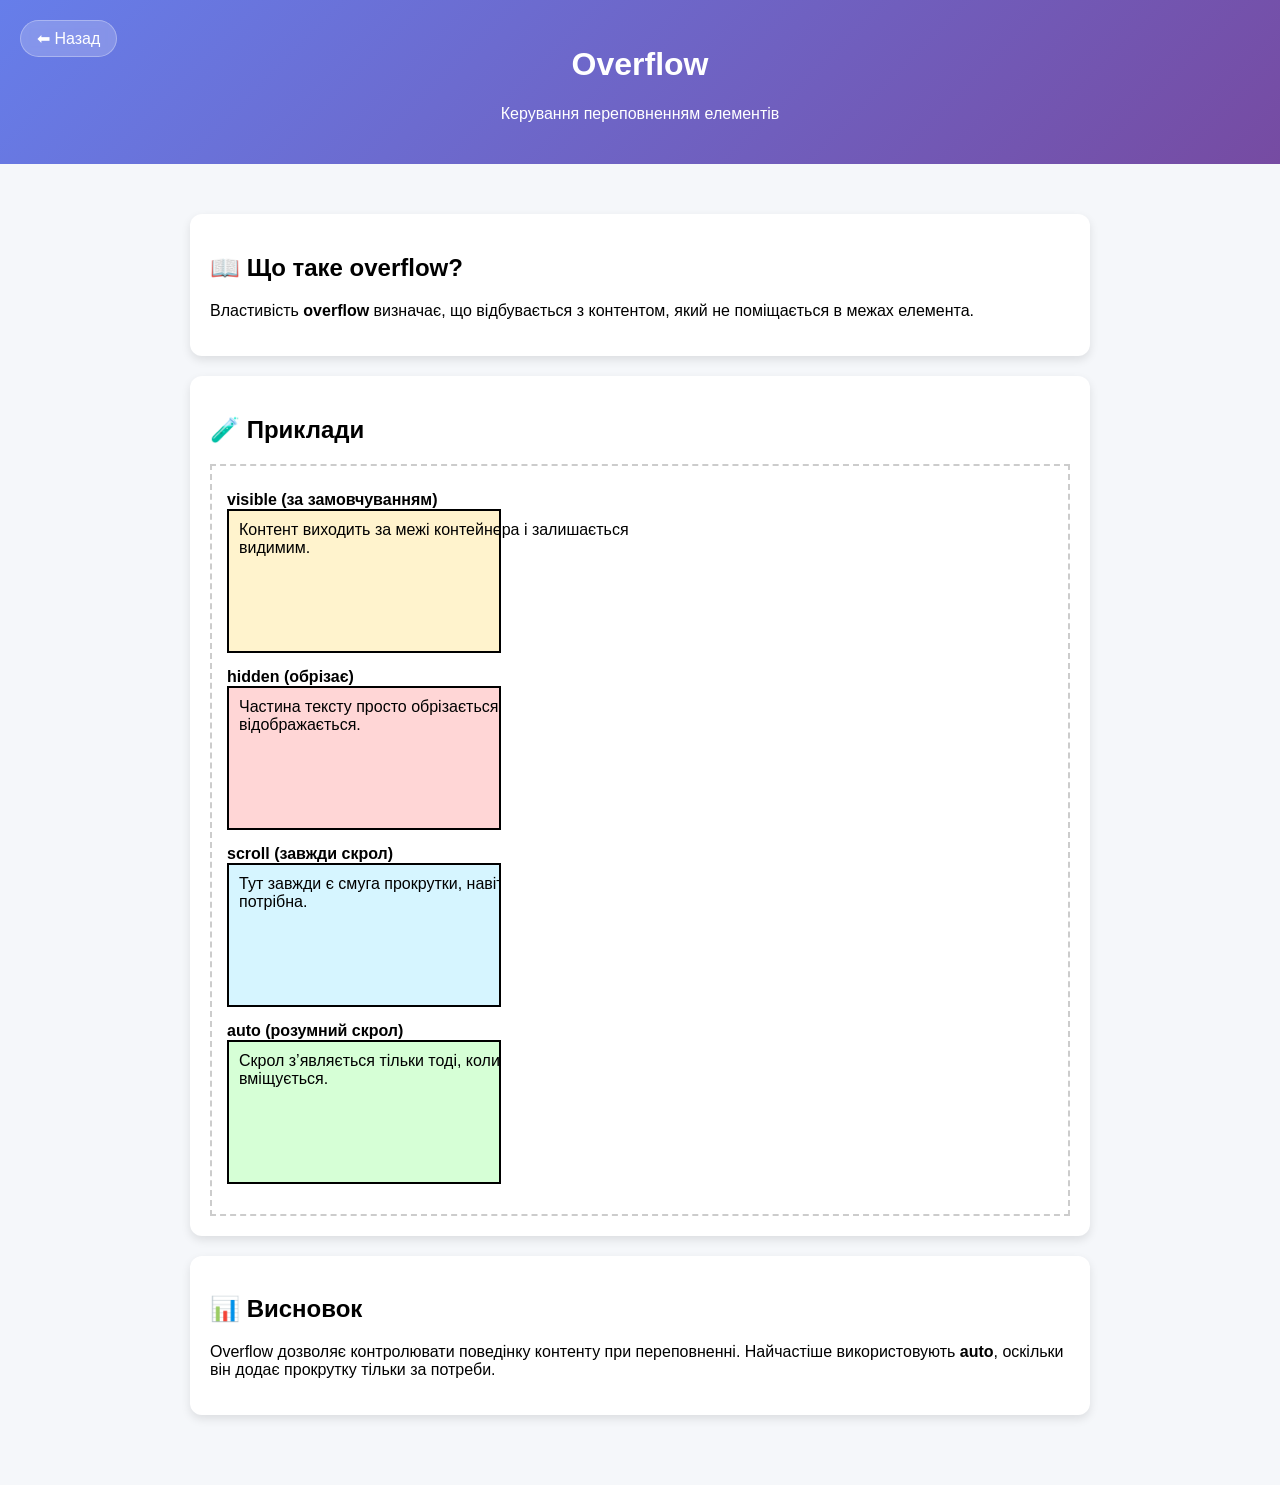
<file: matiushev/matiushev_homework_7/pages/overflow.html>
<!doctype html>
<html lang="uk">
  <head>
    <meta charset="UTF-8">
    <meta name="viewport" content="width=device-width, initial-scale=1.0">
    <title>Overflow</title>

    <style>
      :root {
        --primary: #667eea;
        --secondary: black;
      }

      body {
        margin: 0;
        font-family: Arial, sans-serif;
        background: #f5f7fa;
      }

      header {
        background: linear-gradient(135deg, #667eea, #764ba2);
        color: white;
        padding: 25px;
        text-align: center;
        position: relative;
      }

      .back-btn {
        position: absolute;
        left: 20px;
        top: 20px;
        text-decoration: none;
        background: rgba(255, 255, 255, 0.2);
        color: white;
        padding: 8px 16px;
        border-radius: 20px;
        backdrop-filter: blur(5px);
        transition: 0.3s;
        border: 1px solid rgba(255, 255, 255, 0.3);
      }

      .back-btn:hover {
        background: white;
        color: var(--secondary);
      }

      .container {
        max-width: 900px;
        margin: 30px auto;
        padding: 20px;
      }

      .card {
        background: white;
        padding: 20px;
        margin-bottom: 20px;
        border-radius: 12px;
        box-shadow: 0 4px 10px rgba(0, 0, 0, 0.1);
      }

      .demo {
        border: 2px dashed #ccc;
        padding: 15px;
        margin-top: 10px;
      }

      .box {
        width: 250px;
        height: 120px;
        border: 2px solid black;
        margin-bottom: 15px;
        padding: 10px;
      }

      .hidden {
        overflow: hidden;
        background: #ffd6d6;
      }

      .scroll {
        overflow: scroll;
        background: #d6f5ff;
      }

      .auto {
        overflow: auto;
        background: #d6ffd6;
      }

      .visible {
        overflow: visible;
        background: #fff3cd;
      }

      .content {
        width: 400px;
      }

      .label {
        font-weight: bold;
        margin-top: 10px;
      }
    </style>
  </head>
  <body>
    <header>
      <a href="../index.html" class="back-btn">⬅ Назад</a>
      <h1>Overflow</h1>
      <p>Керування переповненням елементів</p>
    </header>

    <div class="container">
      <!-- ОПИС -->
      <div class="card">
        <h2>📖 Що таке overflow?</h2>
        <p>
          Властивість <b>overflow</b> визначає, що відбувається з контентом,
          який не поміщається в межах елемента.
        </p>
      </div>

      <!-- DEMO -->
      <div class="card">
        <h2>🧪 Приклади</h2>

        <div class="demo">
          <div class="label">visible (за замовчуванням)</div>
          <div class="box visible">
            <div class="content">
              Контент виходить за межі контейнера і залишається видимим.
            </div>
          </div>

          <div class="label">hidden (обрізає)</div>
          <div class="box hidden">
            <div class="content">
              Частина тексту просто обрізається і не відображається.
            </div>
          </div>

          <div class="label">scroll (завжди скрол)</div>
          <div class="box scroll">
            <div class="content">
              Тут завжди є смуга прокрутки, навіть якщо вона не потрібна.
            </div>
          </div>

          <div class="label">auto (розумний скрол)</div>
          <div class="box auto">
            <div class="content">
              Скрол з’являється тільки тоді, коли контент не вміщується.
            </div>
          </div>
        </div>
      </div>

      <!-- ВИСНОВОК -->
      <div class="card">
        <h2>📊 Висновок</h2>
        <p>
          Overflow дозволяє контролювати поведінку контенту при переповненні.
          Найчастіше використовують <b>auto</b>, оскільки він додає прокрутку
          тільки за потреби.
        </p>
      </div>
    </div>
  </body>
</html>
</file>
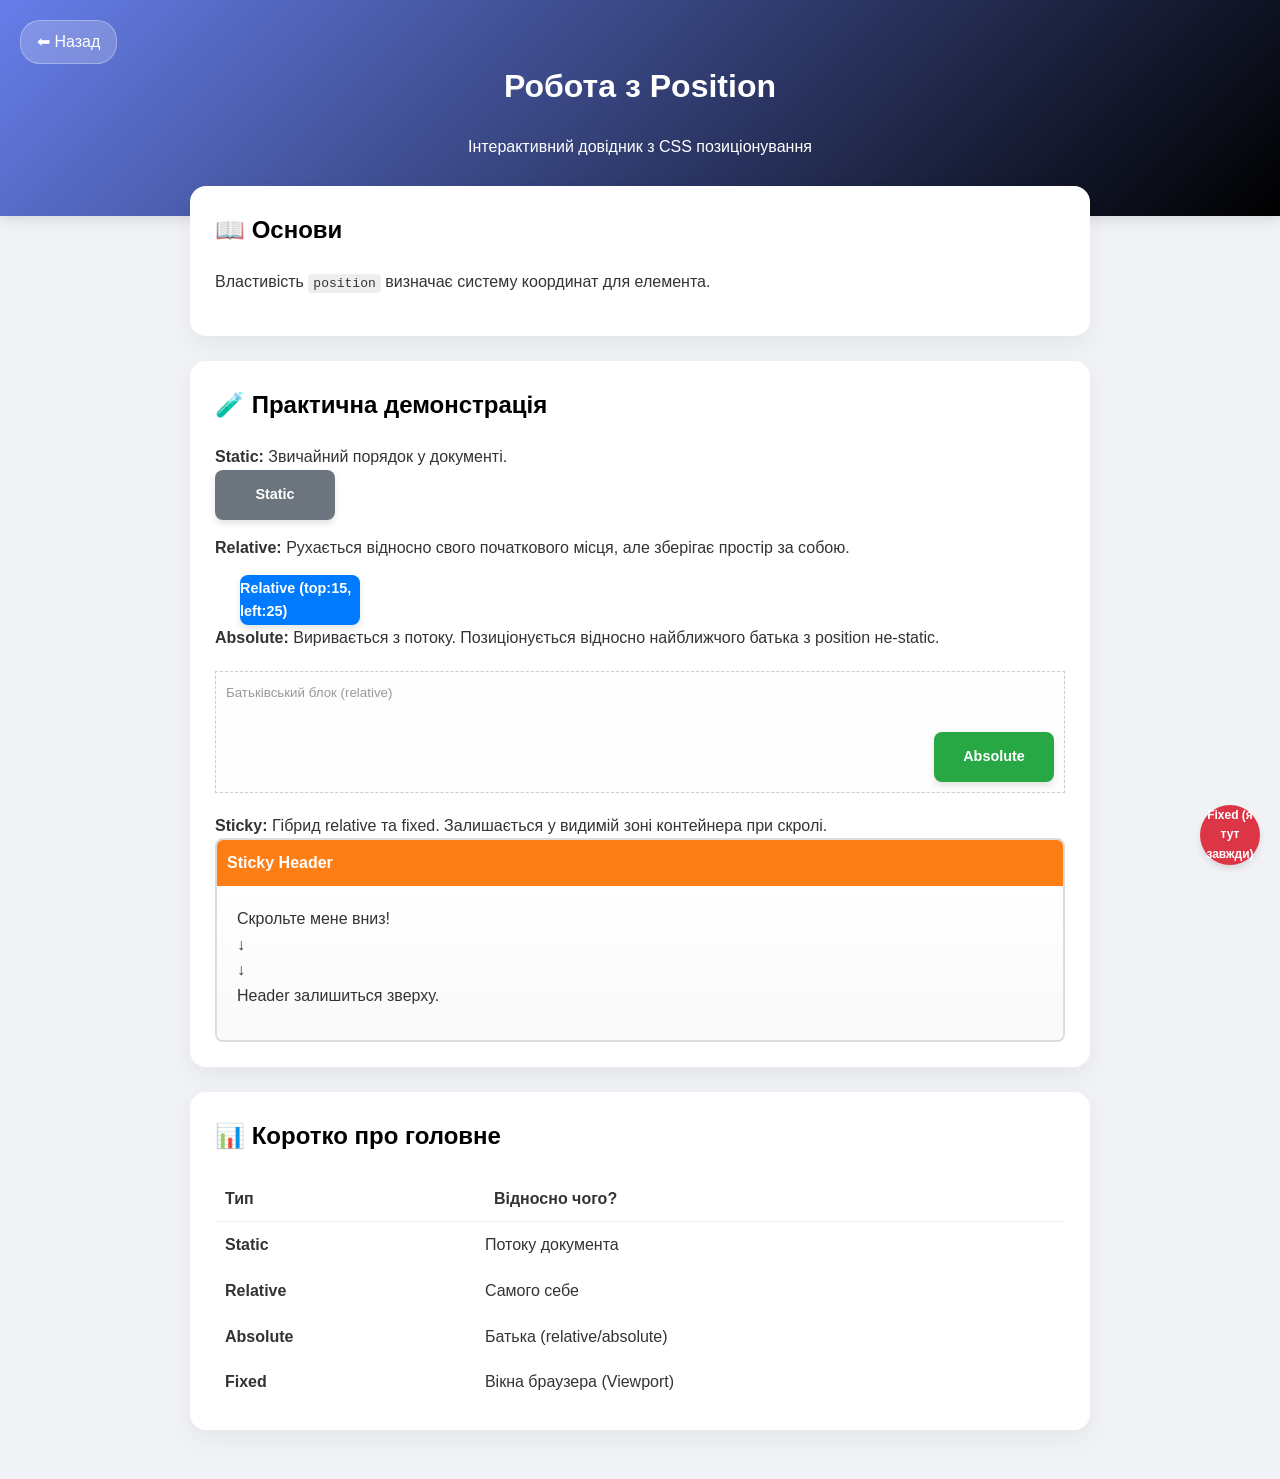
<file: matiushev/matiushev_homework_7/pages/position.html>
<!doctype html>
<html lang="uk">
  <head>
    <meta charset="UTF-8">
    <meta name="viewport" content="width=device-width, initial-scale=1.0">
    <title>CSS Position Masterclass</title>

    <style>
      :root {
        --primary: #667eea;
        --secondary: black;
        --static-clr: #6c757d;
        --relative-clr: #007bff;
        --absolute-clr: #28a745;
        --fixed-clr: #dc3545;
        --sticky-clr: #fd7e14;
      }

      body {
        margin: 0;
        font-family: "Segoe UI", Tahoma, Geneva, Verdana, sans-serif;
        background: #f0f2f5;
        color: #333;
        line-height: 1.6;
      }

      header {
        background: linear-gradient(135deg, var(--primary), var(--secondary));
        color: white;
        padding: 40px 20px;
        text-align: center;
        box-shadow: 0 4px 12px rgba(0, 0, 0, 0.1);
      }

      .back-btn {
        position: absolute;
        left: 20px;
        top: 20px;
        text-decoration: none;
        background: rgba(255, 255, 255, 0.2);
        color: white;
        padding: 8px 16px;
        border-radius: 20px;
        backdrop-filter: blur(5px);
        transition: 0.3s;
        border: 1px solid rgba(255, 255, 255, 0.3);
      }

      .back-btn:hover {
        background: white;
        color: var(--secondary);
      }

      .container {
        max-width: 900px;
        margin: -30px auto 50px;
        padding: 0 20px;
      }

      .card {
        background: white;
        padding: 25px;
        margin-bottom: 25px;
        border-radius: 16px;
        box-shadow: 0 10px 25px rgba(0, 0, 0, 0.05);
      }

      h2 {
        color: var(--secondary);
        margin-top: 0;
      }

      /* Демо-майданчик */
      .demo-section {
        position: relative; /* Важливо для absolute всередині */
        border: 2px solid #eef0f2;
        background: #fff;
        border-radius: 12px;
        padding: 20px;
        overflow: hidden; /* Щоб нічого не вилазило за межі карти */
      }

      .box {
        width: 120px;
        height: 50px;
        color: white;
        display: flex;
        align-items: center;
        justify-content: center;
        font-size: 0.9rem;
        font-weight: bold;
        border-radius: 8px;
        box-shadow: 0 4px 6px rgba(0, 0, 0, 0.1);
        margin-bottom: 15px;
      }

      code {
        background: #eee;
        padding: 2px 5px;
        border-radius: 4px;
        font-family: monospace;
      }

      /* Класи позиціонування */
      .static {
        background: var(--static-clr);
        position: static;
      }

      .relative {
        background: var(--relative-clr);
        position: relative;
        top: 15px;
        left: 25px;
      }

      .absolute-container {
        position: relative; /* Обмежувач для Absolute */
        height: 120px;
        background: #fdfdfd;
        border: 1px dashed #ccc;
        margin: 20px 0;
      }
      .absolute {
        background: var(--absolute-clr);
        position: absolute;
        bottom: 10px;
        right: 10px;
        margin: 0;
      }

      .fixed {
        background: var(--fixed-clr);
        position: fixed;
        bottom: 20px;
        right: 20px;
        z-index: 1000;
        width: 60px;
        height: 60px;
        border-radius: 50%;
        font-size: 12px;
        text-align: center;
      }

      .sticky-viewport {
        height: 200px;
        overflow-y: scroll;
        border: 2px solid #ddd;
        border-radius: 8px;
        background: white;
      }
      .sticky-header {
        background: var(--sticky-clr);
        position: sticky;
        top: 0;
        z-index: 10;
        padding: 10px;
        color: white;
        font-weight: bold;
      }

      .spacer {
        height: 400px;
        padding: 20px;
        background: linear-gradient(#fff, #eee);
      }
    </style>
  </head>
  <body>
    <header>
      <a href="../index.html" class="back-btn">⬅ Назад</a>
      <h1>Робота з Position</h1>
      <p>Інтерактивний довідник з CSS позиціонування</p>
    </header>

    <div class="container">
      <div class="card">
        <h2>📖 Основи</h2>
        <p>
          Властивість <code>position</code> визначає систему координат для
          елемента.
        </p>
      </div>

      <div class="card">
        <h2>🧪 Практична демонстрація</h2>

        <div class="label"><b>Static:</b> Звичайний порядок у документі.</div>
        <div class="box static">Static</div>

        <div class="label">
          <b>Relative:</b> Рухається відносно свого початкового місця, але
          зберігає простір за собою.
        </div>
        <div class="box relative">Relative (top:15, left:25)</div>

        <div class="label">
          <b>Absolute:</b> Виривається з потоку. Позиціонується відносно
          найближчого батька з position не-static.
        </div>
        <div class="absolute-container">
          <div class="box absolute">Absolute</div>
          <small style="color: #999; padding: 10px; display: block"
            >Батьківський блок (relative)</small
          >
        </div>

        <div class="label">
          <b>Sticky:</b> Гібрид relative та fixed. Залишається у видимій зоні
          контейнера при скролі.
        </div>
        <div class="sticky-viewport">
          <div class="sticky-header">Sticky Header</div>
          <div class="spacer">
            Скрольте мене вниз! <br>
            ↓ <br>
            ↓ <br>
            Header залишиться зверху.
          </div>
        </div>
      </div>

      <div class="box fixed">Fixed (я тут завжди)</div>

      <div class="card">
        <h2>📊 Коротко про головне</h2>
        <table style="width: 100%; border-collapse: collapse">
          <tr style="text-align: left; border-bottom: 1px solid #eee">
            <th style="padding: 10px">Тип</th>
            <th style="padding: 10px">Відносно чого?</th>
          </tr>
          <tr>
            <td style="padding: 10px"><b>Static</b></td>
            <td>Потоку документа</td>
          </tr>
          <tr>
            <td style="padding: 10px"><b>Relative</b></td>
            <td>Самого себе</td>
          </tr>
          <tr>
            <td style="padding: 10px"><b>Absolute</b></td>
            <td>Батька (relative/absolute)</td>
          </tr>
          <tr>
            <td style="padding: 10px"><b>Fixed</b></td>
            <td>Вікна браузера (Viewport)</td>
          </tr>
        </table>
      </div>
    </div>
  </body>
</html>
</file>
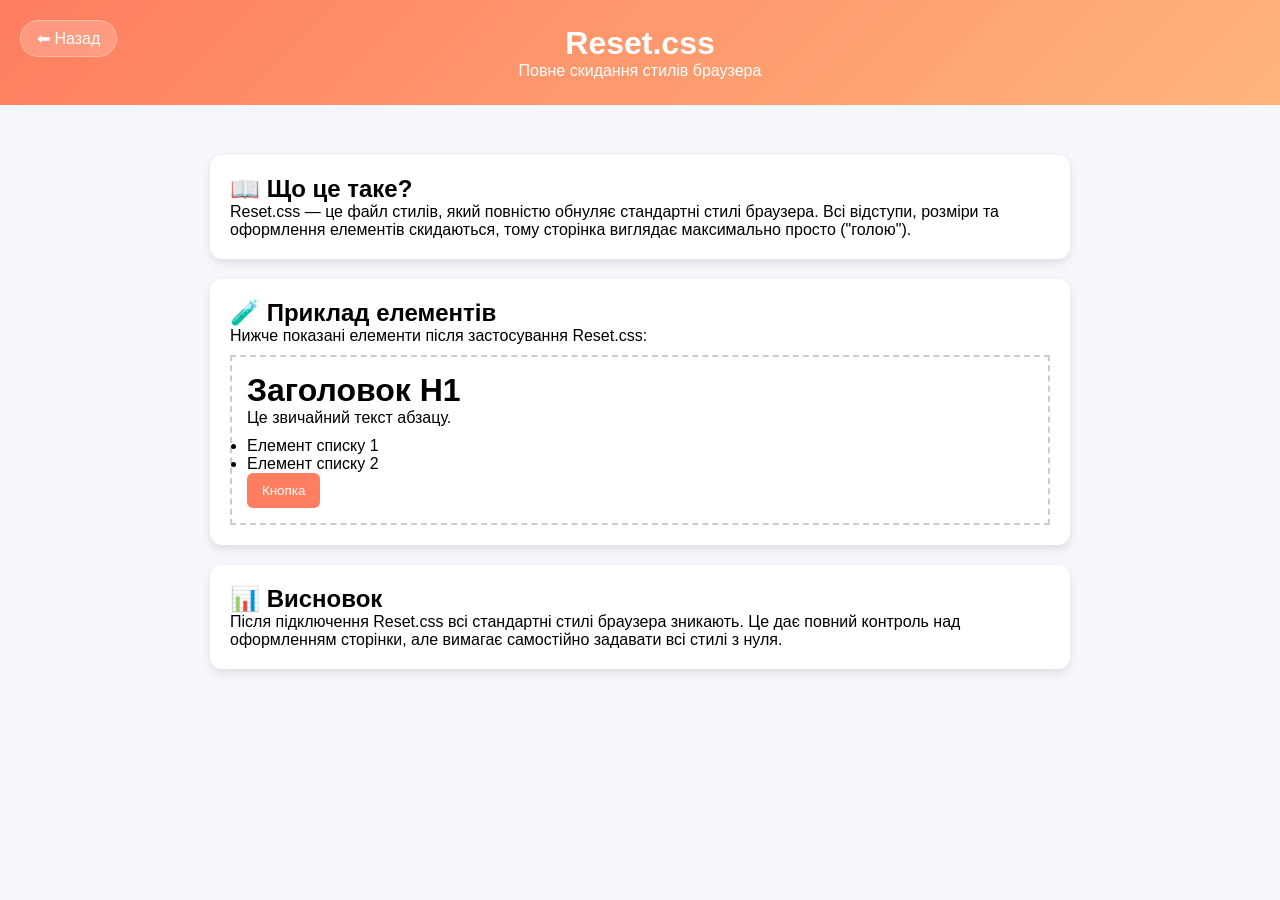
<file: matiushev/matiushev_homework_7/pages/reset.html>
<!doctype html>
<html lang="uk">
  <head>
    <meta charset="UTF-8">
    <meta name="viewport" content="width=device-width, initial-scale=1.0">
    <title>Reset.css</title>

    <!-- ПІДКЛЮЧЕННЯ reset -->
    <link rel="stylesheet" href="../style/reset.css">

    <style>
      :root {
        --primary: #667eea;
        --secondary: black;
      }

      body {
        font-family: Arial, sans-serif;
        background: #f5f7fa;
      }

      header {
        background: linear-gradient(135deg, #ff7e5f, #feb47b);
        color: white;
        padding: 25px;
        text-align: center;
        position: relative;
      }

      .back-btn {
        position: absolute;
        left: 20px;
        top: 20px;
        text-decoration: none;
        background: rgba(255, 255, 255, 0.2);
        color: white;
        padding: 8px 16px;
        border-radius: 20px;
        backdrop-filter: blur(5px);
        transition: 0.3s;
        border: 1px solid rgba(255, 255, 255, 0.3);
      }

      .back-btn:hover {
        background: white;
        color: var(--secondary);
      }

      .container {
        max-width: 900px;
        margin: 30px auto;
        padding: 20px;
      }

      .card {
        background: white;
        padding: 20px;
        margin-bottom: 20px;
        border-radius: 12px;
        box-shadow: 0 4px 10px rgba(0, 0, 0, 0.1);
      }

      .demo {
        border: 2px dashed #ccc;
        padding: 15px;
        margin-top: 10px;
      }

      button {
        padding: 10px 15px;
        background: #ff7e5f;
        border: none;
        color: white;
        border-radius: 6px;
        cursor: pointer;
      }

      ul {
        margin-top: 10px;
      }
    </style>
  </head>
  <body>
    <header>
      <a href="../index.html" class="back-btn">⬅ Назад</a>
      <h1>Reset.css</h1>
      <p>Повне скидання стилів браузера</p>
    </header>

    <div class="container">
      <div class="card">
        <h2>📖 Що це таке?</h2>
        <p>
          Reset.css — це файл стилів, який повністю обнуляє стандартні стилі
          браузера. Всі відступи, розміри та оформлення елементів скидаються,
          тому сторінка виглядає максимально просто ("голою").
        </p>
      </div>

      <div class="card">
        <h2>🧪 Приклад елементів</h2>
        <p>Нижче показані елементи після застосування Reset.css:</p>

        <div class="demo">
          <h1>Заголовок H1</h1>
          <p>Це звичайний текст абзацу.</p>

          <ul>
            <li>Елемент списку 1</li>
            <li>Елемент списку 2</li>
          </ul>

          <button>Кнопка</button>
        </div>
      </div>

      <div class="card">
        <h2>📊 Висновок</h2>
        <p>
          Після підключення Reset.css всі стандартні стилі браузера зникають. Це
          дає повний контроль над оформленням сторінки, але вимагає самостійно
          задавати всі стилі з нуля.
        </p>
      </div>
    </div>
  </body>
</html>
</file>
<file: Zavialov/style.css>
html,
body {
  height: 100%;
  margin: 0;
}

.table_container {
  width: 50%;
  height: 600px;
  margin: auto;
}

table {
  width: 100%;
  height: 100%;
  table-layout: auto;
}

table,
th,
td {
  border: 7px solid black;
  border-collapse: collapse;
}

.yellow {
  background-color: yellow;
}

.red {
  background-color: red;
}

.black {
  background-color: black;
}

.blue {
  background-color: blue;
}

.width_28 {
  width: 28%;
}

.width_45 {
  width: 45%;
}

.width_50 {
  width: 50%;
}

.width_10 {
  width: 10%;
}

.height_13 {
  height: 13%;
}

.height_25 {
  height: 25%;
}
</file>
<file: smelyk/hw8/style.css>
.container_div {
  background-color: hsl(87, 78%, 45%);
  width: 15vw;
  height: 10vh;
  margin: 10px;
}

.container {
  margin: auto;
}

.left {
  float: left;
}

.center {
  margin-left: calc(50vw - 15vw);
}

.fit-content {
  width: calc(30vw + 30px);
  height: calc(20vh + 30px);
}

.right {
  float: right;
}

.margin-top {
  margin-top: 0;
}

.container::after {
  content: "";
  display: block;
  clear: both;
}

.big {
  height: calc(20vh + 10px);
}
</file>
